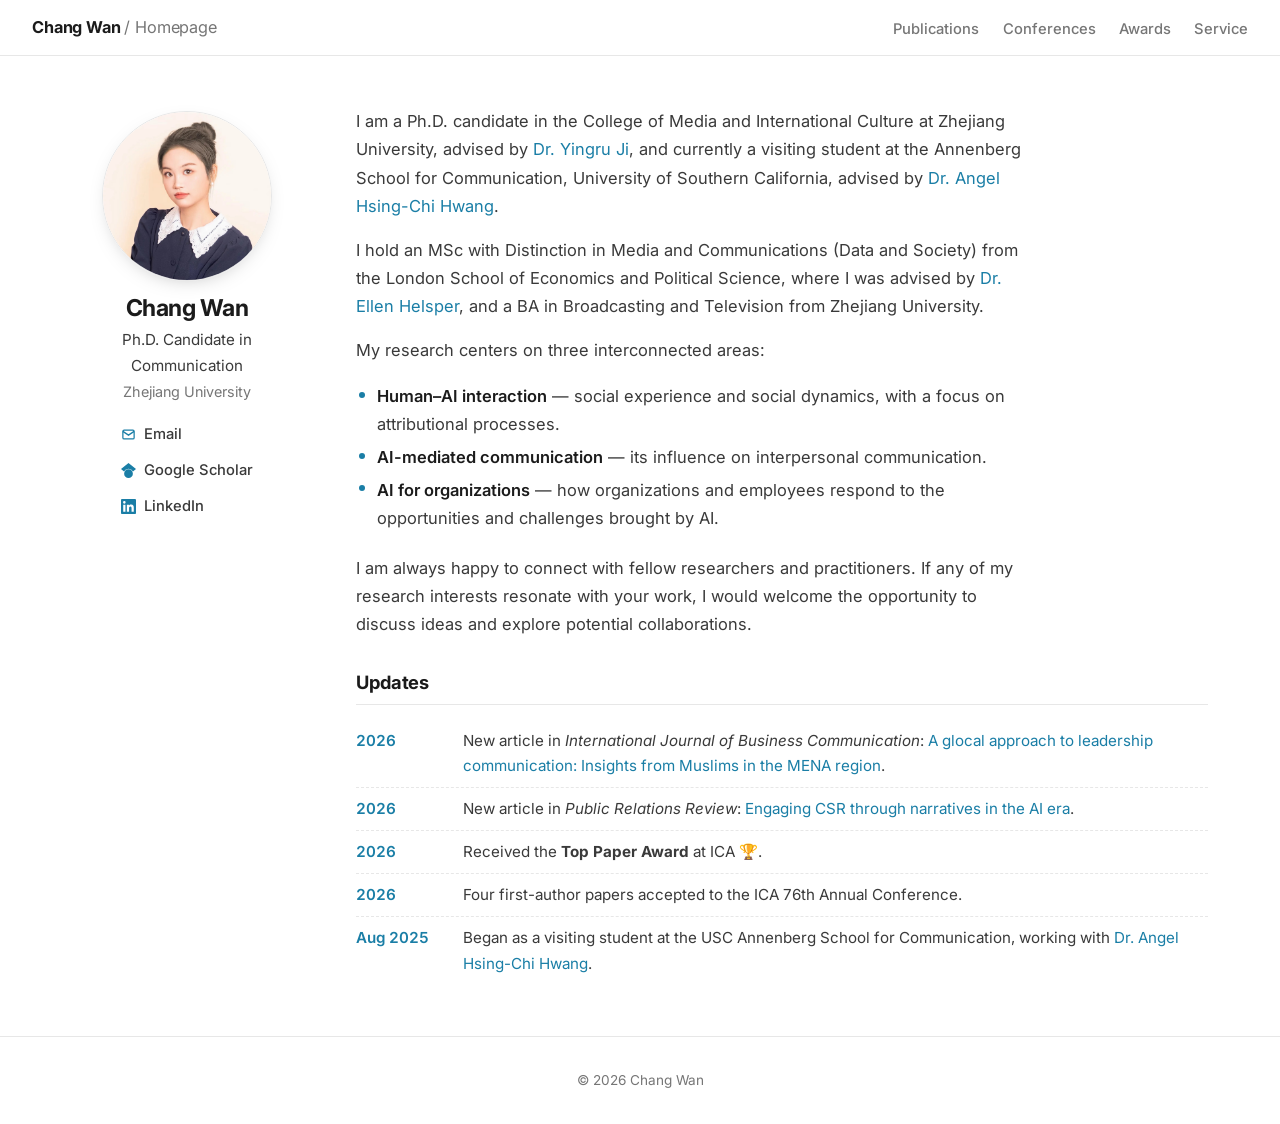
<file: index.html>
<!DOCTYPE html>
<html lang="en">
<head>
<meta charset="UTF-8">
<meta name="viewport" content="width=device-width, initial-scale=1.0">
<title>Chang Wan</title>
<meta name="description" content="Chang Wan is a communication researcher at Zhejiang University, specializing in public relations, CSR communication, AI and media, and narrative persuasion.">
<meta name="keywords" content="Chang Wan, 万畅, Zhejiang University, communication researcher, public relations, CSR, AI communication, narrative transportation">
<meta name="author" content="Chang Wan">
<meta property="og:title" content="Chang Wan">
<meta property="og:description" content="Chang Wan is a communication researcher at Zhejiang University, specializing in public relations, CSR communication, AI and media, and narrative persuasion.">
<meta property="og:type" content="website">
<meta property="og:site_name" content="Chang Wan">
<meta property="og:url" content="https://changwan5.github.io">
<meta property="og:image" content="https://changwan5.github.io/assets/portrait.jpg">
<meta name="theme-color" content="#ffffff">
<script type="application/ld+json">
{
  "@context": "https://schema.org",
  "@type": "Person",
  "name": "Chang Wan",
  "url": "https://changwan5.github.io",
  "image": "https://changwan5.github.io/assets/portrait.jpg",
  "jobTitle": "Communication Researcher",
  "affiliation": { "@type": "Organization", "name": "Zhejiang University" },
  "alumniOf": [
    { "@type": "Organization", "name": "London School of Economics and Political Science" },
    { "@type": "Organization", "name": "Zhejiang University" }
  ],
  "sameAs": [
    "https://scholar.google.com/citations?user=KWosQVQAAAAJ&hl=zh-CN",
    "https://www.linkedin.com/in/chang-wan-2786a8269/"
  ]
}
</script>
<link rel="preconnect" href="https://fonts.googleapis.com">
<link rel="preconnect" href="https://fonts.gstatic.com" crossorigin>
<link href="https://fonts.googleapis.com/css2?family=Inter:wght@300;400;500;600;700&display=swap" rel="stylesheet">
<link rel="stylesheet" href="styles.css">
</head>
<body>

<nav>
  <a href="index.html" class="nav-brand">Chang Wan <span>/ Homepage</span></a>
  <button class="nav-toggle" id="navToggle" aria-label="Toggle menu"><span></span><span></span><span></span></button>
  <ul class="nav-links" id="navLinks">
    <li><a href="publications.html">Publications</a></li>
    <li><a href="conferences.html">Conferences</a></li>
    <li><a href="awards.html">Awards</a></li>
    <li><a href="service.html">Service</a></li>
  </ul>
</nav>

<section class="hero">
  <div class="wrap hero-grid">
    <aside class="profile">
      <img class="profile-photo" src="assets/portrait.jpg" alt="Chang Wan" width="1015" height="1200">
      <h1 class="profile-name">Chang Wan</h1>
      <p class="profile-title">Ph.D. Candidate in Communication</p>
      <p class="profile-affil">Zhejiang University</p>
      <ul class="profile-links">
        <li><a class="email-obf" href="mailto:chang.wan5[at]hotmail.com"><svg viewBox="0 0 24 24" fill="none" stroke="currentColor" stroke-width="2"><rect x="3" y="5" width="18" height="14" rx="2"/><path d="m3 7 9 6 9-6"/></svg><span>Email</span></a></li>
        <li><a href="https://scholar.google.com/citations?user=KWosQVQAAAAJ&hl=zh-CN" target="_blank" rel="noopener"><svg viewBox="0 0 24 24" fill="currentColor"><path d="M12 24a7 7 0 1 1 0-14 7 7 0 0 1 0 14zm0-24L0 9.5l4.838 3.94A8 8 0 0 1 12 9a8 8 0 0 1 7.162 4.44L24 9.5z"/></svg>Google Scholar</a></li>
        <li><a href="https://www.linkedin.com/in/chang-wan-2786a8269/" target="_blank" rel="noopener"><svg viewBox="0 0 24 24" fill="currentColor"><path d="M20.45 20.45h-3.56v-5.57c0-1.33-.03-3.04-1.85-3.04-1.85 0-2.14 1.45-2.14 2.94v5.67H9.35V9h3.41v1.56h.05c.48-.9 1.64-1.85 3.37-1.85 3.6 0 4.27 2.37 4.27 5.45v6.29zM5.34 7.43a2.06 2.06 0 1 1 0-4.13 2.06 2.06 0 0 1 0 4.13zM7.12 20.45H3.56V9h3.56v11.45zM22.22 0H1.77C.79 0 0 .77 0 1.73v20.54C0 23.23.79 24 1.77 24h20.45c.98 0 1.78-.77 1.78-1.73V1.73C24 .77 23.2 0 22.22 0z"/></svg>LinkedIn</a></li>
      </ul>
    </aside>

    <div class="profile-main">
      <p>I am a Ph.D. candidate in the College of Media and International Culture at Zhejiang University, advised by <a href="https://person.zju.edu.cn/en/jiyingru" target="_blank" rel="noopener">Dr. Yingru Ji</a>, and currently a visiting student at the Annenberg School for Communication, University of Southern California, advised by <a href="https://angelhwang.github.io/" target="_blank" rel="noopener">Dr. Angel Hsing-Chi Hwang</a>.</p>
      <p>I hold an MSc with Distinction in Media and Communications (Data and Society) from the London School of Economics and Political Science, where I was advised by <a href="https://scholar.google.com/citations?user=s5bHgwEAAAAJ&hl=en" target="_blank" rel="noopener">Dr. Ellen Helsper</a>, and a BA in Broadcasting and Television from Zhejiang University.</p>
      <p>My research centers on three interconnected areas:</p>
      <ul class="interests">
        <li><b>Human–AI interaction</b> — social experience and social dynamics, with a focus on attributional processes.</li>
        <li><b>AI-mediated communication</b> — its influence on interpersonal communication.</li>
        <li><b>AI for organizations</b> — how organizations and employees respond to the opportunities and challenges brought by AI.</li>
      </ul>
      <p>I am always happy to connect with fellow researchers and practitioners. If any of my research interests resonate with your work, I would welcome the opportunity to discuss ideas and explore potential collaborations.</p>

      <h2 class="updates-head">Updates</h2>
      <ul class="updates">
        <li><span class="u-date">2026</span><span>New article in <em>International Journal of Business Communication</em>: <a href="https://doi.org/10.1177/23294884261454319" target="_blank" rel="noopener">A glocal approach to leadership communication: Insights from Muslims in the MENA region</a>.</span></li>
        <li><span class="u-date">2026</span><span>New article in <em>Public Relations Review</em>: <a href="https://doi.org/10.1016/j.pubrev.2026.102684" target="_blank" rel="noopener">Engaging CSR through narratives in the AI era</a>.</span></li>
        <li><span class="u-date">2026</span><span>Received the <strong>Top Paper Award</strong> at ICA 🏆.</span></li>
        <li><span class="u-date">2026</span><span>Four first-author papers accepted to the ICA 76th Annual Conference.</span></li>
        <li><span class="u-date">Aug 2025</span><span>Began as a visiting student at the USC Annenberg School for Communication, working with <a href="https://angelhwang.github.io/" target="_blank" rel="noopener">Dr. Angel Hsing-Chi Hwang</a>.</span></li>
      </ul>
    </div>
  </div>
</section>

<footer>© 2026 Chang Wan</footer>

<script>
  const toggle = document.getElementById('navToggle');
  const links = document.getElementById('navLinks');
  toggle.addEventListener('click', () => links.classList.toggle('open'));
  links.addEventListener('click', e => { if (e.target.tagName === 'A') links.classList.remove('open'); });

  // De-obfuscate email for real visitors (bots only see the [at] form in the static HTML)
  document.querySelectorAll('.email-obf').forEach(a => {
    const fix = s => s.replace('[at]', '@');
    a.setAttribute('href', fix(a.getAttribute('href')));
    const span = a.querySelector('span');
    if (span) span.textContent = fix(span.textContent);
  });
</script>
</body>
</html>
</file>
<file: styles.css>
:root {
  --bg: #ffffff;
  --ink: #1b1b1b;
  --ink-2: #3a3a3a;
  --muted: #767676;
  --accent: #1a7ea6;
  --accent-deep: #135e7c;
  --line: #e7e7e7;
  --line-strong: #d4d4d4;
  --bg-soft: #f7f9fa;
  --maxw: 1200px;
  --font: 'Inter', system-ui, -apple-system, 'Segoe UI', Roboto, sans-serif;
}

*, *::before, *::after { box-sizing: border-box; margin: 0; padding: 0; }
html { scroll-behavior: smooth; }
body {
  background: var(--bg);
  color: var(--ink);
  font-family: var(--font);
  font-size: 16.5px;
  line-height: 1.7;
  -webkit-font-smoothing: antialiased;
  text-rendering: optimizeLegibility;
}
a { color: var(--accent); text-decoration: none; }
a:hover { color: var(--accent-deep); text-decoration: underline; }

/* ── NAV ── */
nav {
  position: sticky; top: 0; z-index: 100;
  display: flex; align-items: center; justify-content: space-between;
  gap: 1rem;
  padding: .85rem clamp(1.1rem, 4vw, 2rem);
  background: rgba(255,255,255,.9);
  backdrop-filter: saturate(180%) blur(10px);
  -webkit-backdrop-filter: saturate(180%) blur(10px);
  border-bottom: 1px solid var(--line);
}
.nav-brand { font-size: 1.02rem; font-weight: 700; color: var(--ink); letter-spacing: -.01em; }
.nav-brand:hover { color: var(--ink); text-decoration: none; }
.nav-brand span { color: var(--muted); font-weight: 400; }
.nav-links { display: flex; align-items: center; gap: 1.45rem; list-style: none; }
.nav-links a { font-size: .92rem; font-weight: 500; color: var(--muted); }
.nav-links a:hover, .nav-links a.active { color: var(--accent); text-decoration: none; }
.nav-toggle { display: none; background: none; border: none; cursor: pointer; flex-direction: column; gap: 4px; padding: .3rem; }
.nav-toggle span { width: 22px; height: 2px; background: var(--ink); display: block; }

/* ── LAYOUT ── */
.wrap { max-width: var(--maxw); margin: 0 auto; padding: 0 clamp(1.1rem, 4vw, 2rem); }
section { padding: 3.2rem 0; }

.section-title {
  font-size: 1.6rem; font-weight: 700; letter-spacing: -.02em;
  margin-bottom: 1.6rem; padding-bottom: .55rem; border-bottom: 2px solid var(--ink);
  display: inline-block;
}

/* ── HERO ── */
.hero { padding-top: 3.4rem; }
.hero-grid { display: grid; grid-template-columns: 230px 1fr; gap: clamp(1.8rem, 5vw, 3.4rem); align-items: start; }

.profile { text-align: center; position: sticky; top: 5rem; }
.profile-photo {
  width: 170px; height: 170px; border-radius: 50%;
  object-fit: cover; object-position: center 20%;
  border: 1px solid var(--line); margin: 0 auto .9rem; display: block;
  box-shadow: 0 6px 22px -12px rgba(0,0,0,.35);
}
.profile-name { font-size: 1.45rem; font-weight: 700; letter-spacing: -.02em; line-height: 1.2; }
.profile-title { font-size: .95rem; color: var(--ink-2); margin-top: .25rem; }
.profile-affil { font-size: .9rem; color: var(--muted); margin-top: .1rem; }
.profile-links { list-style: none; margin-top: 1.1rem; display: inline-flex; flex-direction: column; gap: .5rem; text-align: left; }
.profile-links a { display: inline-flex; align-items: center; gap: .55rem; font-size: .92rem; font-weight: 500; color: var(--ink-2); }
.profile-links a:hover { color: var(--accent); text-decoration: none; }
.profile-links svg { width: 15px; height: 15px; color: var(--accent); flex: none; }

.profile-main > p { margin-bottom: 1rem; color: var(--ink-2); max-width: 68ch; }
.profile-main > p:first-child { margin-top: -.2rem; }
.interests { list-style: none; margin: .2rem 0 1.2rem; max-width: 68ch; }
.interests li { position: relative; padding: .15rem 0 .15rem 1.3rem; color: var(--ink-2); }
.interests li::before { content: ""; position: absolute; left: .15rem; top: .72em; width: 6px; height: 6px; border-radius: 50%; background: var(--accent); }
.interests b { color: var(--ink); font-weight: 600; }

.updates-head { font-size: 1.15rem; font-weight: 700; letter-spacing: -.01em; margin: 1.8rem 0 .9rem; padding-bottom: .4rem; border-bottom: 1px solid var(--line); }
.updates { list-style: none; }
.updates li { display: grid; grid-template-columns: 92px 1fr; gap: .9rem; padding: .5rem 0; font-size: .95rem; color: var(--ink-2); border-bottom: 1px dashed var(--line); }
.updates li:last-child { border-bottom: none; }
.u-date { color: var(--accent); font-weight: 600; font-variant-numeric: tabular-nums; }

/* ── PUBLICATIONS ── */
.pub-cat-title { font-size: .82rem; font-weight: 700; letter-spacing: .06em; text-transform: uppercase; color: var(--muted); margin: 1.6rem 0 .9rem; }
.pub-category:first-of-type .pub-cat-title { margin-top: 0; }
.pub-item { padding: .75rem 0 .75rem 1.1rem; border-left: 2px solid var(--line); margin-bottom: .55rem; transition: border-color .2s; }
.pub-item:hover { border-left-color: var(--accent); }
.pub-item.featured { border-left-color: var(--accent); }
.pub-badge { display: inline-block; font-size: .68rem; font-weight: 700; letter-spacing: .05em; text-transform: uppercase; color: var(--accent-deep); background: #e3f0f5; padding: .12rem .5rem; border-radius: 4px; margin-bottom: .4rem; }
.pub-item .authors { font-weight: 600; color: var(--ink); }
.pub-item .me { color: var(--accent); }
.pub-item .ptitle { color: var(--ink-2); }
.pub-journal { font-size: .92rem; color: var(--muted); margin-top: .2rem; }
.pub-journal em { font-style: italic; color: var(--ink-2); }

/* ── CONFERENCES ── */
.conf-item { display: grid; grid-template-columns: 64px 1fr; gap: 1rem; padding: .7rem 0; border-bottom: 1px solid var(--line); }
.conf-item:last-child { border-bottom: none; }
.conf-year { color: var(--accent); font-weight: 600; font-variant-numeric: tabular-nums; }
.conf-title { color: var(--ink); }
.conf-venue { color: var(--muted); font-size: .9rem; margin-top: .15rem; }
.badge-top { display: inline-block; font-size: .66rem; font-weight: 700; letter-spacing: .04em; text-transform: uppercase; color: #fff; background: var(--accent); padding: .08rem .42rem; border-radius: 4px; margin-left: .45rem; vertical-align: 1px; }

/* ── AWARDS ── */
.award-item { display: grid; grid-template-columns: 110px 1fr; gap: 1rem; padding: .7rem 0; border-bottom: 1px solid var(--line); }
.award-item:last-child { border-bottom: none; }
.award-year { color: var(--muted); font-size: .92rem; font-variant-numeric: tabular-nums; }
.award-name { font-weight: 600; color: var(--ink); }
.award-org { color: var(--muted); font-size: .9rem; }

/* ── SERVICE ── */
.service-grid { display: grid; grid-template-columns: 1fr 1fr; gap: 2rem 3rem; }
.service-cat-title { font-size: .82rem; font-weight: 700; letter-spacing: .06em; text-transform: uppercase; color: var(--muted); margin-bottom: .7rem; }
.service-list { list-style: none; }
.service-list li { position: relative; padding: .35rem 0 .35rem 1.1rem; color: var(--ink-2); }
.service-list li::before { content: "–"; position: absolute; left: 0; color: var(--accent); }
.service-list em { font-style: italic; color: var(--ink); }

/* ── FOOTER ── */
footer { text-align: center; color: var(--muted); font-size: .85rem; padding: 2rem 1rem; border-top: 1px solid var(--line); }

/* ── RESPONSIVE ── */
@media (max-width: 780px) {
  .hero-grid { grid-template-columns: 1fr; gap: 1.6rem; }
  .profile { position: static; }
  .service-grid { grid-template-columns: 1fr; gap: 1.6rem; }
  .nav-links { display: none; position: absolute; top: 100%; left: 0; right: 0; flex-direction: column; align-items: flex-start; gap: 0; background: #fff; border-bottom: 1px solid var(--line); padding: .4rem clamp(1.1rem,4vw,2rem) .8rem; }
  .nav-links.open { display: flex; }
  .nav-links a { display: block; width: 100%; padding: .6rem 0; }
  .nav-toggle { display: inline-flex; }
}
</file>
